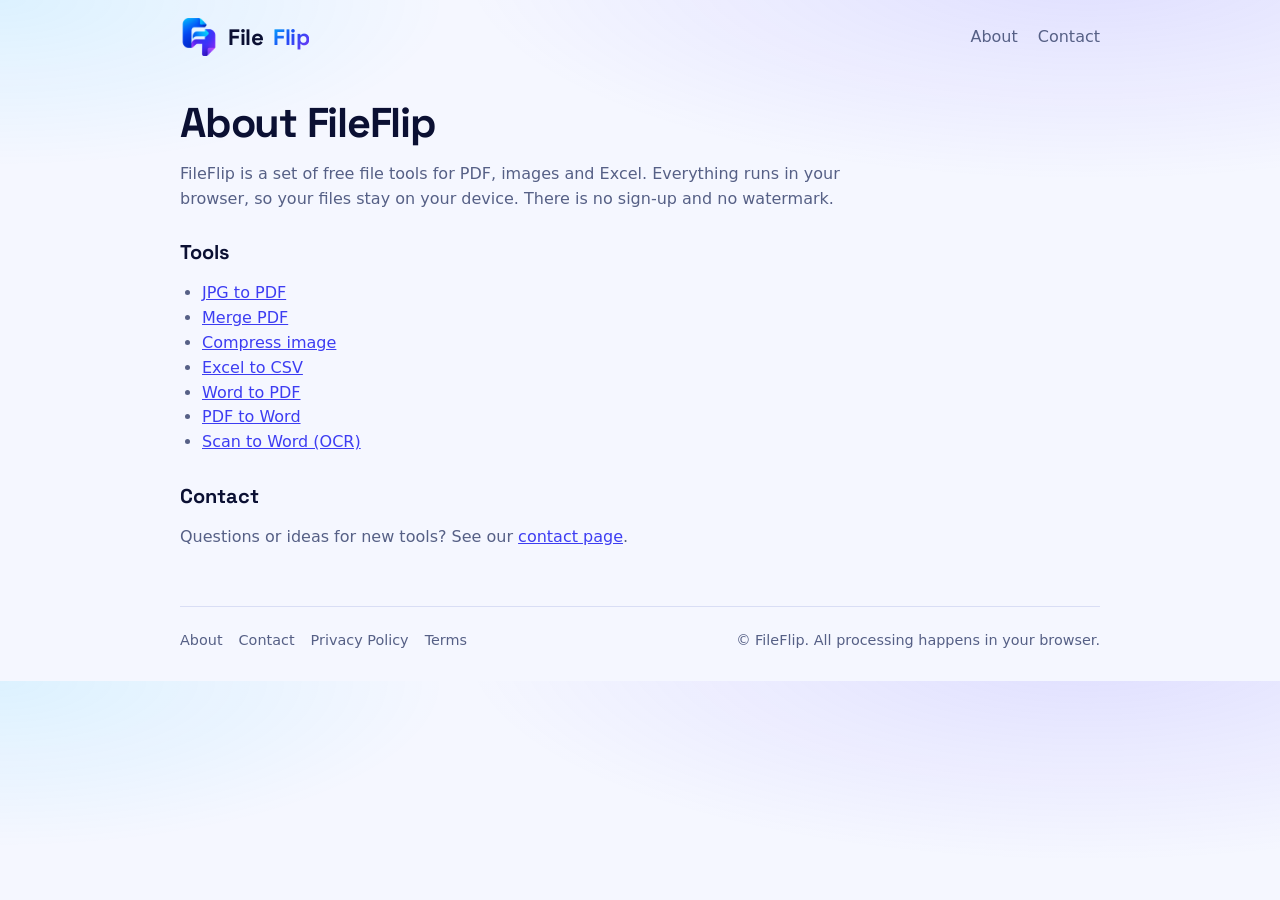
<file: about.html>
<!doctype html>
<html lang="en">
<head>
<meta charset="utf-8">
<meta name="viewport" content="width=device-width, initial-scale=1, viewport-fit=cover">
<title>About FileFlip</title>
<meta name="description" content="FileFlip offers free PDF, image and Excel tools that run in your browser.">
<link rel="canonical" href="https://fileflip.lol/about">
<meta name="theme-color" content="#1D4EF5">
<link rel="icon" type="image/png" href="/favicon.png">
<link rel="apple-touch-icon" href="/logo.png">
<meta property="og:title" content="About FileFlip">
<meta property="og:description" content="FileFlip offers free PDF, image and Excel tools that run in your browser.">
<meta property="og:image" content="https://fileflip.lol/logo.png">
<link rel="preconnect" href="https://fonts.googleapis.com">
<link rel="preconnect" href="https://fonts.gstatic.com" crossorigin>
<link href="https://fonts.googleapis.com/css2?family=Space+Grotesk:wght@500;700&display=swap" rel="stylesheet">
<link rel="stylesheet" href="/style.css">
<!-- ADSENSE-CODE -->
</head>
<body class="">
<div class="wrap">
<header><a class="logo" href="/">File<b>Flip</b></a><nav><a href="/about">About</a><a href="/contact">Contact</a></nav></header>
<main>
<article class="prose"><h1>About FileFlip</h1>
<p>FileFlip is a set of free file tools for PDF, images and Excel. Everything runs in your browser, so your files stay on your device. There is no sign-up and no watermark.</p>
<h2>Tools</h2><ul><li><a href="/jpg-to-pdf">JPG to PDF</a></li><li><a href="/merge-pdf">Merge PDF</a></li><li><a href="/compress-image">Compress image</a></li><li><a href="/excel-to-csv">Excel to CSV</a></li><li><a href="/word-to-pdf">Word to PDF</a></li><li><a href="/pdf-to-word">PDF to Word</a></li><li><a href="/scan-to-word">Scan to Word (OCR)</a></li></ul>
<h2>Contact</h2><p>Questions or ideas for new tools? See our <a href="/contact">contact page</a>.</p></article>
</main>
<footer><div><a href="/about">About</a><a href="/contact">Contact</a><a href="/privacy">Privacy Policy</a><a href="/terms">Terms</a></div><div>© FileFlip. All processing happens in your browser.</div></footer>
</div>

</body>
</html>
</file>
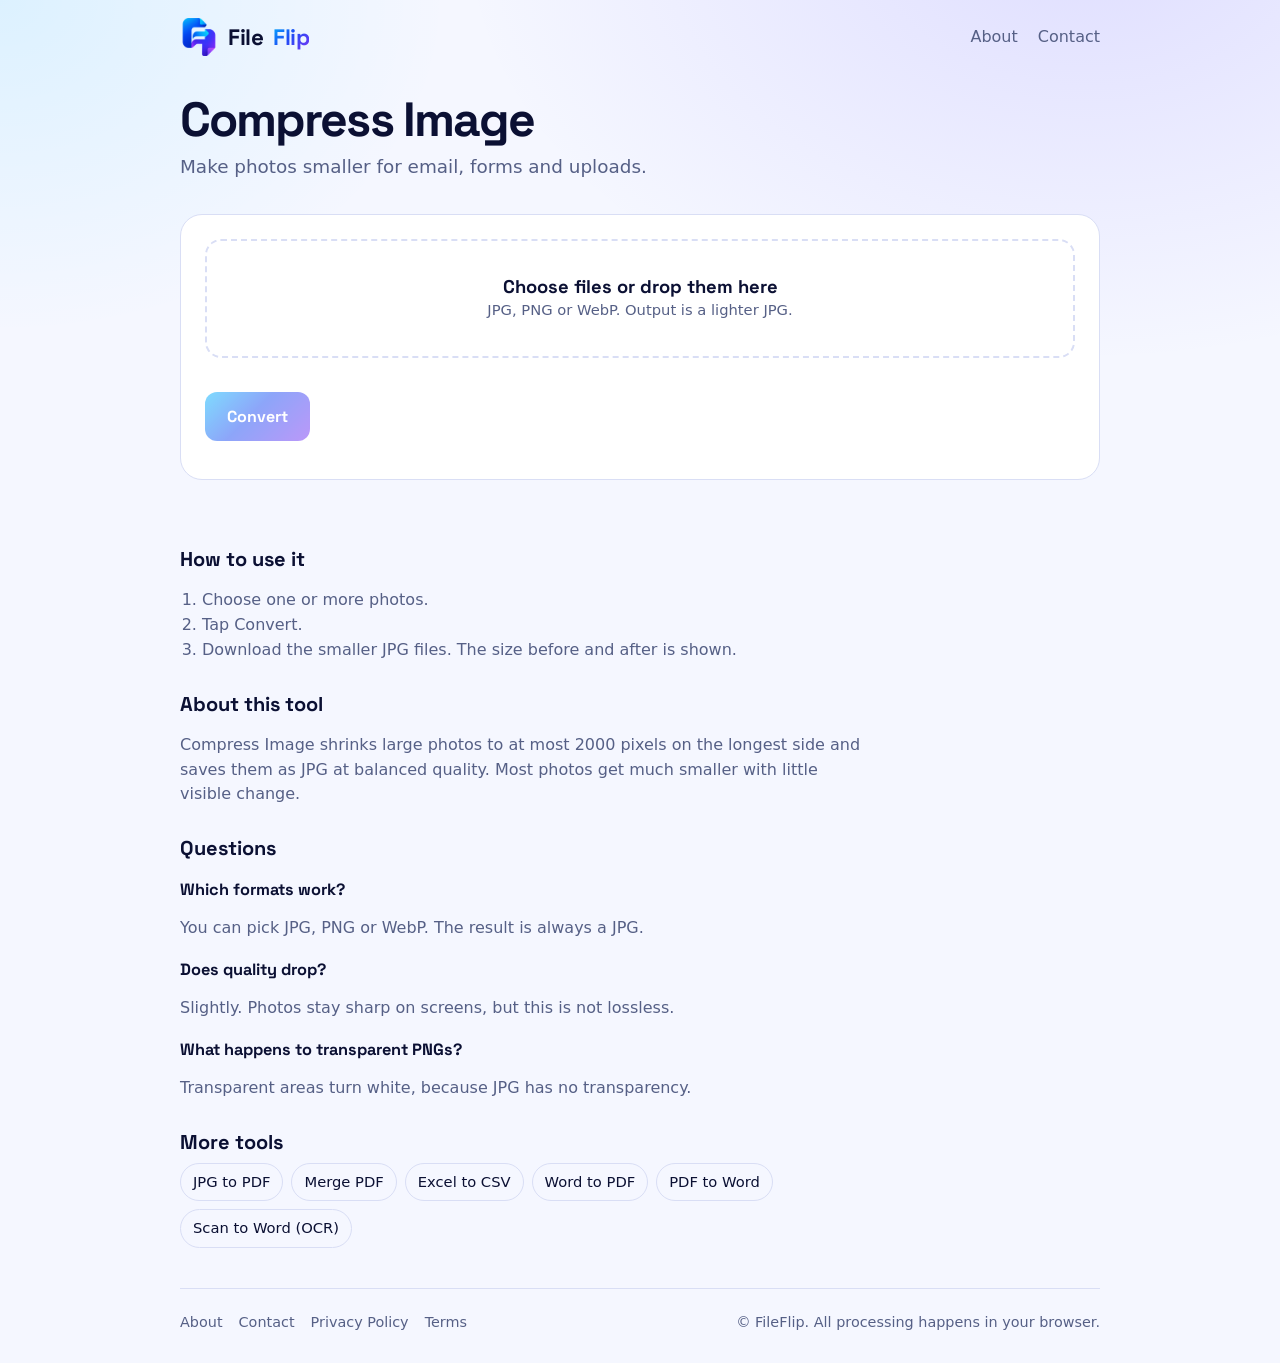
<file: compress-image.html>
<!doctype html>
<html lang="en">
<head>
<meta charset="utf-8">
<meta name="viewport" content="width=device-width, initial-scale=1, viewport-fit=cover">
<title>Compress Image – Reduce Photo Size Free | FileFlip</title>
<meta name="description" content="Make JPG, PNG and WebP photos smaller for email and uploads. Free, private, runs in your browser.">
<link rel="canonical" href="https://fileflip.lol/compress-image">
<meta name="theme-color" content="#1D4EF5">
<link rel="icon" type="image/png" href="/favicon.png">
<link rel="apple-touch-icon" href="/logo.png">
<meta property="og:title" content="Compress Image – Reduce Photo Size Free | FileFlip">
<meta property="og:description" content="Make JPG, PNG and WebP photos smaller for email and uploads. Free, private, runs in your browser.">
<meta property="og:image" content="https://fileflip.lol/logo.png">
<link rel="preconnect" href="https://fonts.googleapis.com">
<link rel="preconnect" href="https://fonts.gstatic.com" crossorigin>
<link href="https://fonts.googleapis.com/css2?family=Space+Grotesk:wght@500;700&display=swap" rel="stylesheet">
<link rel="stylesheet" href="/style.css">
<!-- ADSENSE-CODE -->
</head>
<body class="tool" data-tool="compress">
<div class="wrap">
<header><a class="logo" href="/">File<b>Flip</b></a><nav><a href="/about">About</a><a href="/contact">Contact</a></nav></header>
<main>
<div class="tool"><section class="hero"><h1>Compress Image</h1><p>Make photos smaller for email, forms and uploads.</p></section>
<section id="ws" aria-live="polite"><label class="drop" id="dz"><strong>Choose files or drop them here</strong><span id="hint"></span><input type="file" id="fi"></label><ul id="fl"></ul><button class="btn" id="go" disabled>Convert</button><div id="msg"></div><div id="out"></div></section>
<article class="prose"><h2>How to use it</h2><ol><li>Choose one or more photos.</li><li>Tap Convert.</li><li>Download the smaller JPG files. The size before and after is shown.</li></ol>
<h2>About this tool</h2><p>Compress Image shrinks large photos to at most 2000 pixels on the longest side and saves them as JPG at balanced quality. Most photos get much smaller with little visible change.</p>
<h2>Questions</h2><h3>Which formats work?</h3><p>You can pick JPG, PNG or WebP. The result is always a JPG.</p><h3>Does quality drop?</h3><p>Slightly. Photos stay sharp on screens, but this is not lossless.</p><h3>What happens to transparent PNGs?</h3><p>Transparent areas turn white, because JPG has no transparency.</p>
<h2>More tools</h2><div class="chips"><a href="/jpg-to-pdf">JPG to PDF</a><a href="/merge-pdf">Merge PDF</a><a href="/excel-to-csv">Excel to CSV</a><a href="/word-to-pdf">Word to PDF</a><a href="/pdf-to-word">PDF to Word</a><a href="/scan-to-word">Scan to Word (OCR)</a></div></article></div>
</main>
<footer><div><a href="/about">About</a><a href="/contact">Contact</a><a href="/privacy">Privacy Policy</a><a href="/terms">Terms</a></div><div>© FileFlip. All processing happens in your browser.</div></footer>
</div>
<script src="/app.js"></script>
</body>
</html>
</file>
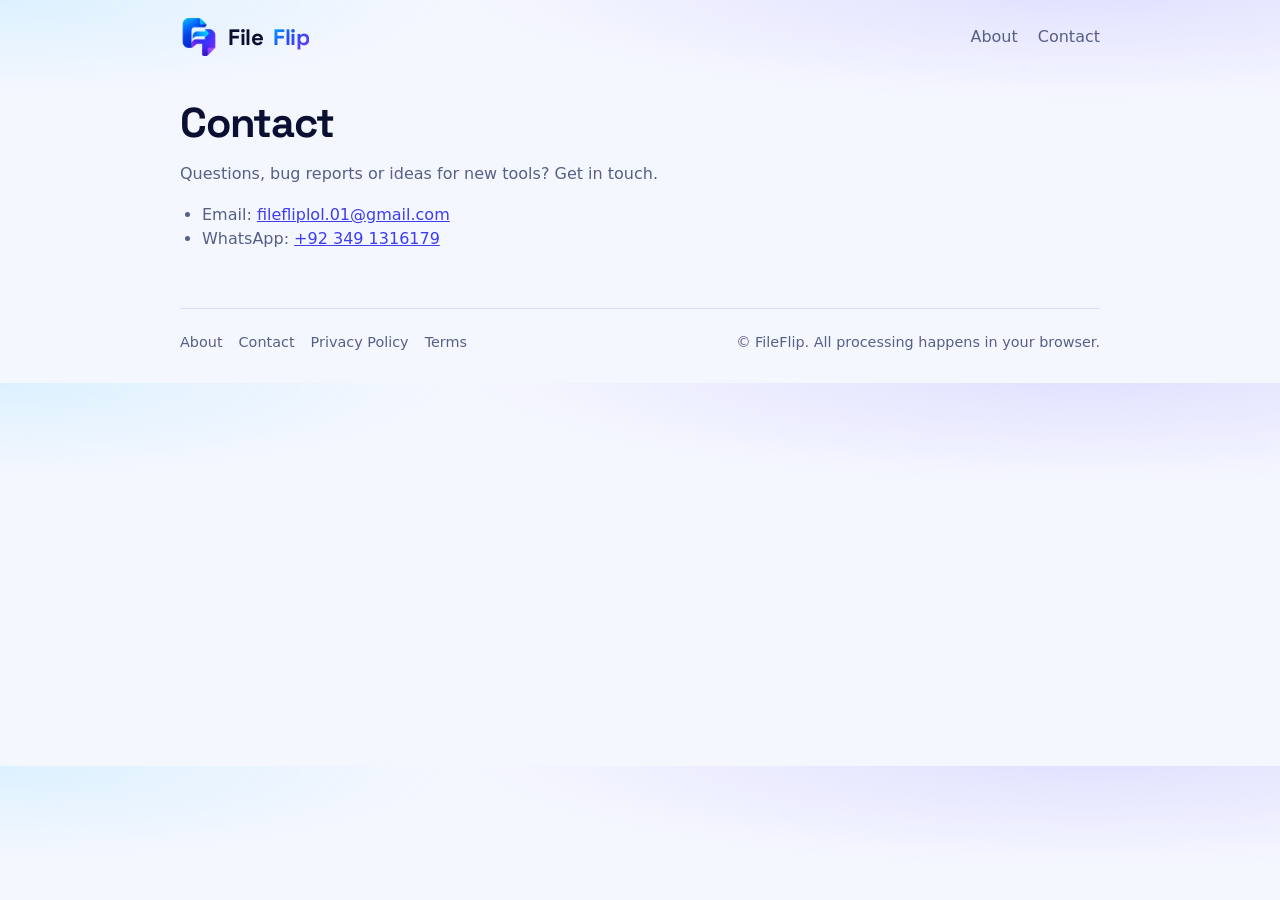
<file: contact.html>
<!doctype html>
<html lang="en">
<head>
<meta charset="utf-8">
<meta name="viewport" content="width=device-width, initial-scale=1, viewport-fit=cover">
<title>Contact FileFlip</title>
<meta name="description" content="Contact FileFlip with questions, bug reports or ideas for new tools.">
<link rel="canonical" href="https://fileflip.lol/contact">
<meta name="theme-color" content="#1D4EF5">
<link rel="icon" type="image/png" href="/favicon.png">
<link rel="apple-touch-icon" href="/logo.png">
<meta property="og:title" content="Contact FileFlip">
<meta property="og:description" content="Contact FileFlip with questions, bug reports or ideas for new tools.">
<meta property="og:image" content="https://fileflip.lol/logo.png">
<link rel="preconnect" href="https://fonts.googleapis.com">
<link rel="preconnect" href="https://fonts.gstatic.com" crossorigin>
<link href="https://fonts.googleapis.com/css2?family=Space+Grotesk:wght@500;700&display=swap" rel="stylesheet">
<link rel="stylesheet" href="/style.css">
<!-- ADSENSE-CODE -->
</head>
<body class="">
<div class="wrap">
<header><a class="logo" href="/">File<b>Flip</b></a><nav><a href="/about">About</a><a href="/contact">Contact</a></nav></header>
<main>
<article class="prose"><h1>Contact</h1>
<p>Questions, bug reports or ideas for new tools? Get in touch.</p>
<ul><li>Email: <a href="mailto:filefliplol.01@gmail.com">filefliplol.01@gmail.com</a></li><li>WhatsApp: <a href="https://wa.me/923491316179" target="_blank" rel="noopener">+92 349 1316179</a></li></ul></article>
</main>
<footer><div><a href="/about">About</a><a href="/contact">Contact</a><a href="/privacy">Privacy Policy</a><a href="/terms">Terms</a></div><div>© FileFlip. All processing happens in your browser.</div></footer>
</div>

</body>
</html>
</file>
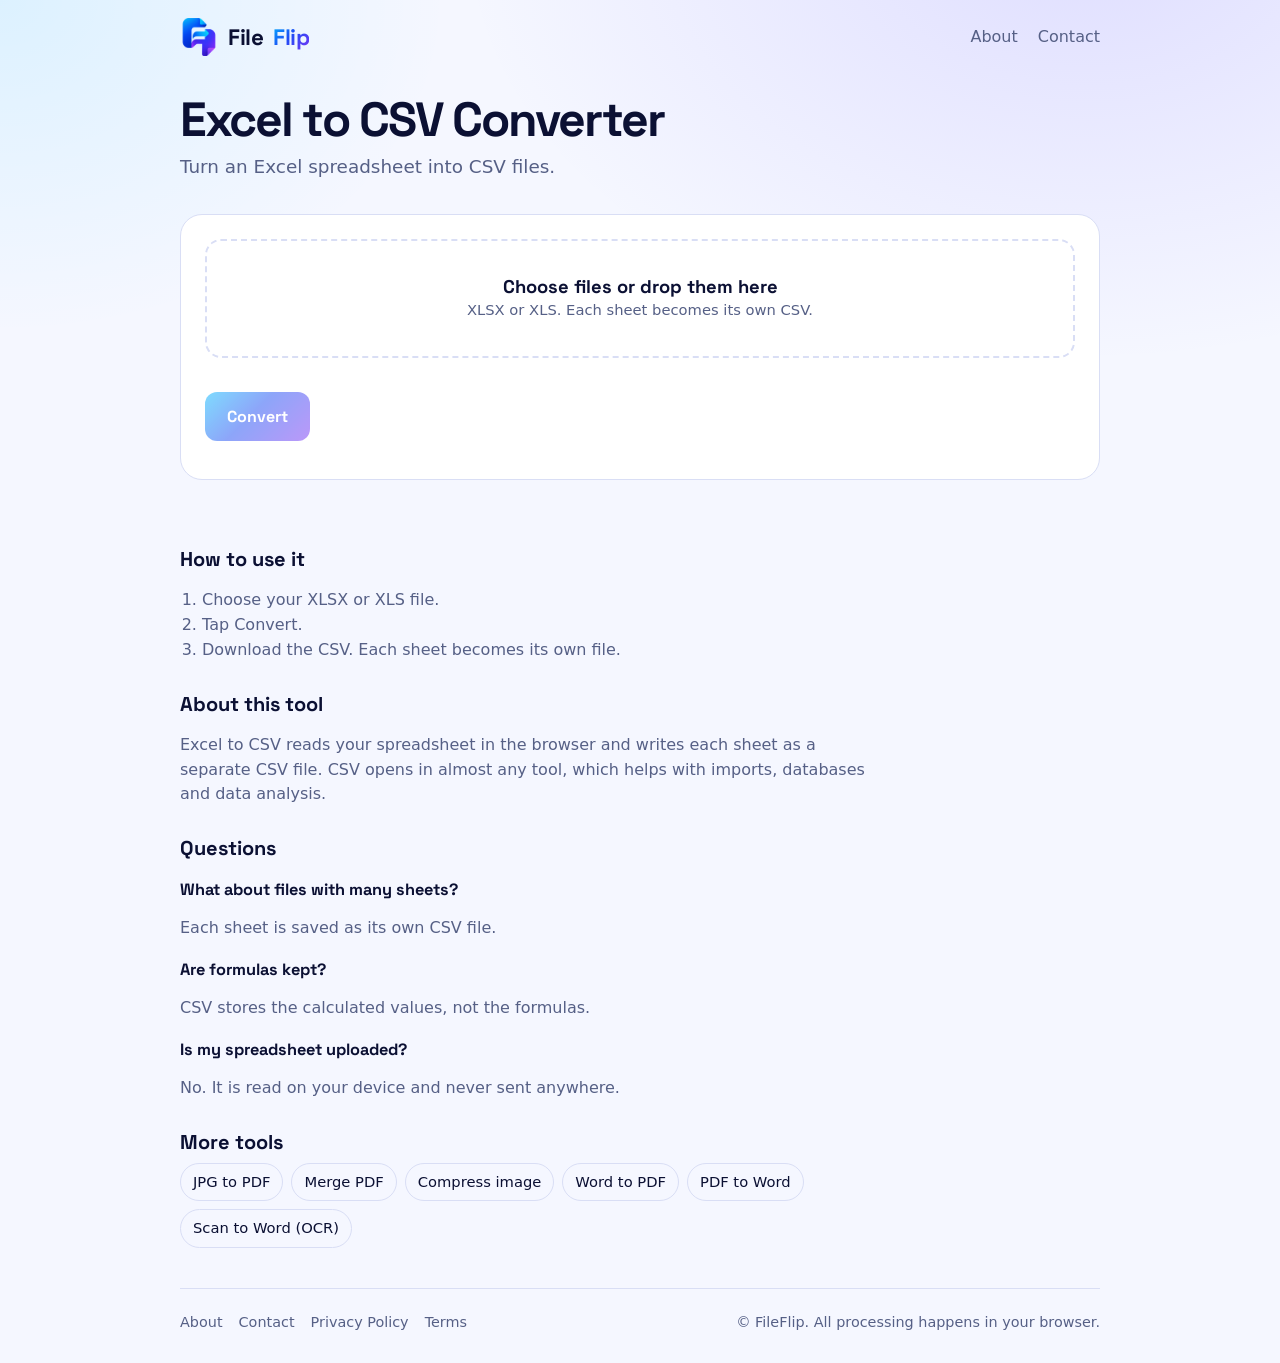
<file: excel-to-csv.html>
<!doctype html>
<html lang="en">
<head>
<meta charset="utf-8">
<meta name="viewport" content="width=device-width, initial-scale=1, viewport-fit=cover">
<title>Excel to CSV Converter – XLSX to CSV Free | FileFlip</title>
<meta name="description" content="Convert Excel XLSX and XLS files to CSV for free. Runs in your browser, nothing is uploaded.">
<link rel="canonical" href="https://fileflip.lol/excel-to-csv">
<meta name="theme-color" content="#1D4EF5">
<link rel="icon" type="image/png" href="/favicon.png">
<link rel="apple-touch-icon" href="/logo.png">
<meta property="og:title" content="Excel to CSV Converter – XLSX to CSV Free | FileFlip">
<meta property="og:description" content="Convert Excel XLSX and XLS files to CSV for free. Runs in your browser, nothing is uploaded.">
<meta property="og:image" content="https://fileflip.lol/logo.png">
<link rel="preconnect" href="https://fonts.googleapis.com">
<link rel="preconnect" href="https://fonts.gstatic.com" crossorigin>
<link href="https://fonts.googleapis.com/css2?family=Space+Grotesk:wght@500;700&display=swap" rel="stylesheet">
<link rel="stylesheet" href="/style.css">
<!-- ADSENSE-CODE -->
</head>
<body class="tool" data-tool="xlsx">
<div class="wrap">
<header><a class="logo" href="/">File<b>Flip</b></a><nav><a href="/about">About</a><a href="/contact">Contact</a></nav></header>
<main>
<div class="tool"><section class="hero"><h1>Excel to CSV Converter</h1><p>Turn an Excel spreadsheet into CSV files.</p></section>
<section id="ws" aria-live="polite"><label class="drop" id="dz"><strong>Choose files or drop them here</strong><span id="hint"></span><input type="file" id="fi"></label><ul id="fl"></ul><button class="btn" id="go" disabled>Convert</button><div id="msg"></div><div id="out"></div></section>
<article class="prose"><h2>How to use it</h2><ol><li>Choose your XLSX or XLS file.</li><li>Tap Convert.</li><li>Download the CSV. Each sheet becomes its own file.</li></ol>
<h2>About this tool</h2><p>Excel to CSV reads your spreadsheet in the browser and writes each sheet as a separate CSV file. CSV opens in almost any tool, which helps with imports, databases and data analysis.</p>
<h2>Questions</h2><h3>What about files with many sheets?</h3><p>Each sheet is saved as its own CSV file.</p><h3>Are formulas kept?</h3><p>CSV stores the calculated values, not the formulas.</p><h3>Is my spreadsheet uploaded?</h3><p>No. It is read on your device and never sent anywhere.</p>
<h2>More tools</h2><div class="chips"><a href="/jpg-to-pdf">JPG to PDF</a><a href="/merge-pdf">Merge PDF</a><a href="/compress-image">Compress image</a><a href="/word-to-pdf">Word to PDF</a><a href="/pdf-to-word">PDF to Word</a><a href="/scan-to-word">Scan to Word (OCR)</a></div></article></div>
</main>
<footer><div><a href="/about">About</a><a href="/contact">Contact</a><a href="/privacy">Privacy Policy</a><a href="/terms">Terms</a></div><div>© FileFlip. All processing happens in your browser.</div></footer>
</div>
<script src="/app.js"></script>
</body>
</html>
</file>
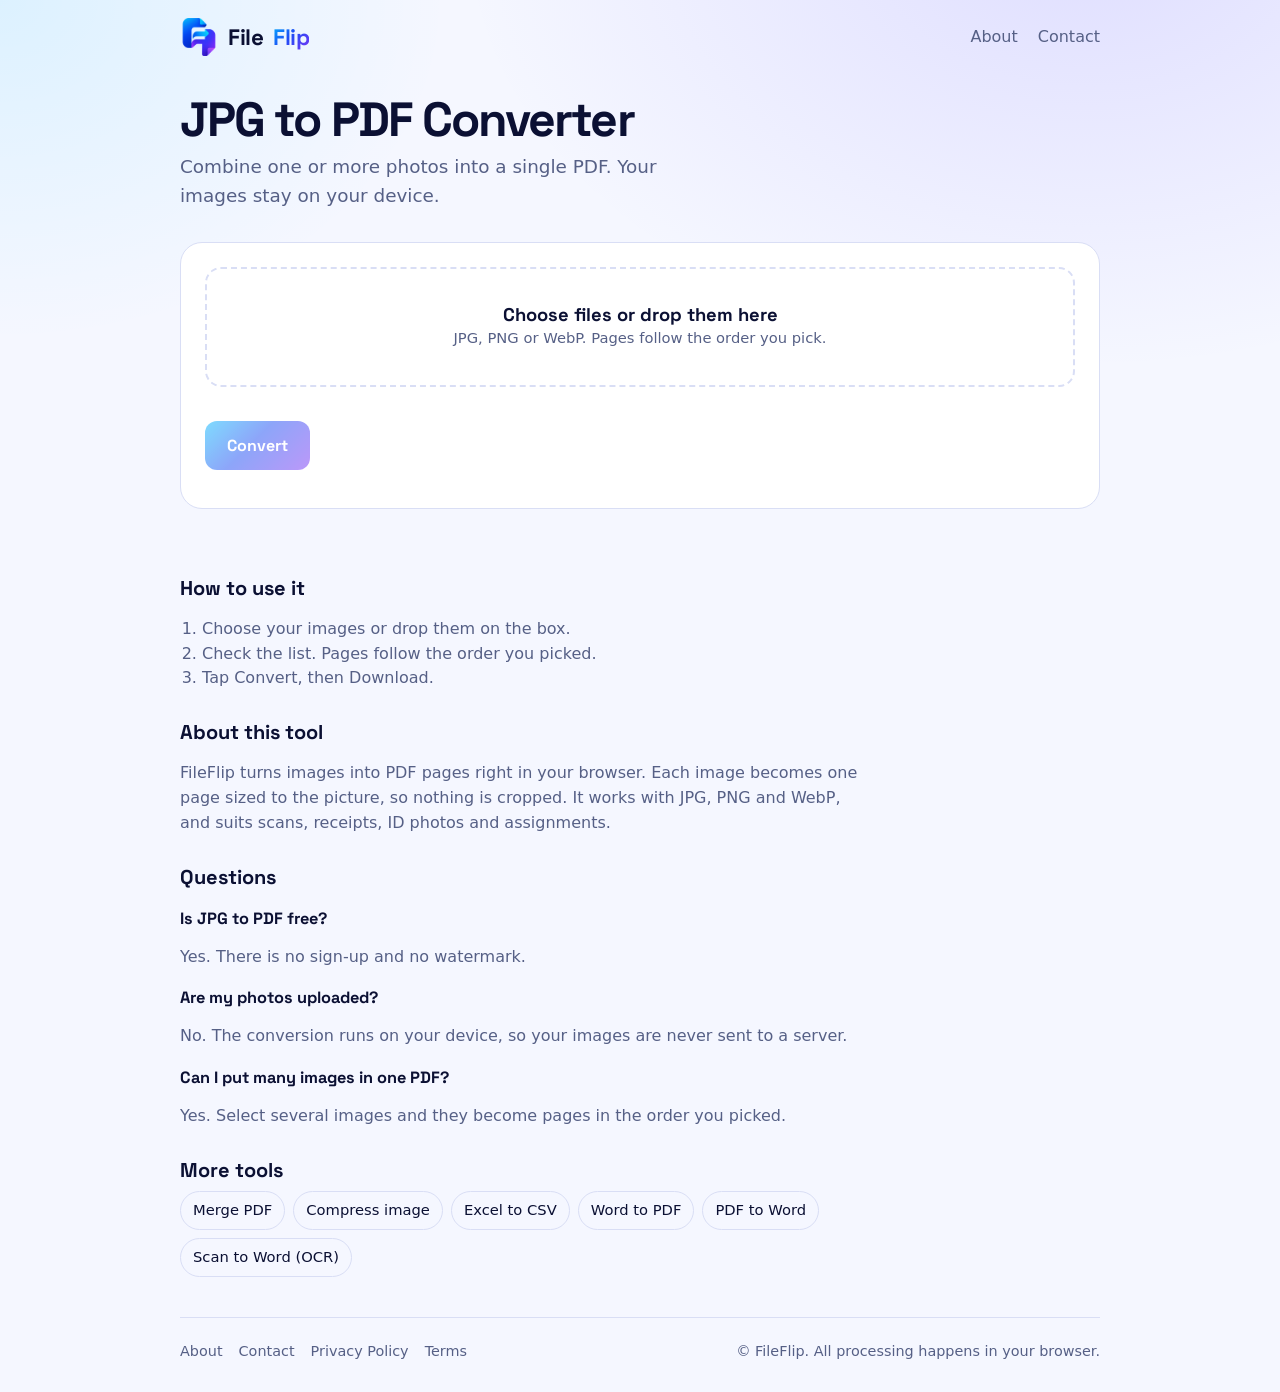
<file: jpg-to-pdf.html>
<!doctype html>
<html lang="en">
<head>
<meta charset="utf-8">
<meta name="viewport" content="width=device-width, initial-scale=1, viewport-fit=cover">
<title>JPG to PDF Converter – Images to PDF Free | FileFlip</title>
<meta name="description" content="Convert JPG, PNG and WebP images into one PDF for free. Runs in your browser, nothing is uploaded.">
<link rel="canonical" href="https://fileflip.lol/jpg-to-pdf">
<meta name="theme-color" content="#1D4EF5">
<link rel="icon" type="image/png" href="/favicon.png">
<link rel="apple-touch-icon" href="/logo.png">
<meta property="og:title" content="JPG to PDF Converter – Images to PDF Free | FileFlip">
<meta property="og:description" content="Convert JPG, PNG and WebP images into one PDF for free. Runs in your browser, nothing is uploaded.">
<meta property="og:image" content="https://fileflip.lol/logo.png">
<link rel="preconnect" href="https://fonts.googleapis.com">
<link rel="preconnect" href="https://fonts.gstatic.com" crossorigin>
<link href="https://fonts.googleapis.com/css2?family=Space+Grotesk:wght@500;700&display=swap" rel="stylesheet">
<link rel="stylesheet" href="/style.css">
<!-- ADSENSE-CODE -->
</head>
<body class="tool" data-tool="jpg2pdf">
<div class="wrap">
<header><a class="logo" href="/">File<b>Flip</b></a><nav><a href="/about">About</a><a href="/contact">Contact</a></nav></header>
<main>
<div class="tool"><section class="hero"><h1>JPG to PDF Converter</h1><p>Combine one or more photos into a single PDF. Your images stay on your device.</p></section>
<section id="ws" aria-live="polite"><label class="drop" id="dz"><strong>Choose files or drop them here</strong><span id="hint"></span><input type="file" id="fi"></label><ul id="fl"></ul><button class="btn" id="go" disabled>Convert</button><div id="msg"></div><div id="out"></div></section>
<article class="prose"><h2>How to use it</h2><ol><li>Choose your images or drop them on the box.</li><li>Check the list. Pages follow the order you picked.</li><li>Tap Convert, then Download.</li></ol>
<h2>About this tool</h2><p>FileFlip turns images into PDF pages right in your browser. Each image becomes one page sized to the picture, so nothing is cropped. It works with JPG, PNG and WebP, and suits scans, receipts, ID photos and assignments.</p>
<h2>Questions</h2><h3>Is JPG to PDF free?</h3><p>Yes. There is no sign-up and no watermark.</p><h3>Are my photos uploaded?</h3><p>No. The conversion runs on your device, so your images are never sent to a server.</p><h3>Can I put many images in one PDF?</h3><p>Yes. Select several images and they become pages in the order you picked.</p>
<h2>More tools</h2><div class="chips"><a href="/merge-pdf">Merge PDF</a><a href="/compress-image">Compress image</a><a href="/excel-to-csv">Excel to CSV</a><a href="/word-to-pdf">Word to PDF</a><a href="/pdf-to-word">PDF to Word</a><a href="/scan-to-word">Scan to Word (OCR)</a></div></article></div>
</main>
<footer><div><a href="/about">About</a><a href="/contact">Contact</a><a href="/privacy">Privacy Policy</a><a href="/terms">Terms</a></div><div>© FileFlip. All processing happens in your browser.</div></footer>
</div>
<script src="/app.js"></script>
</body>
</html>
</file>
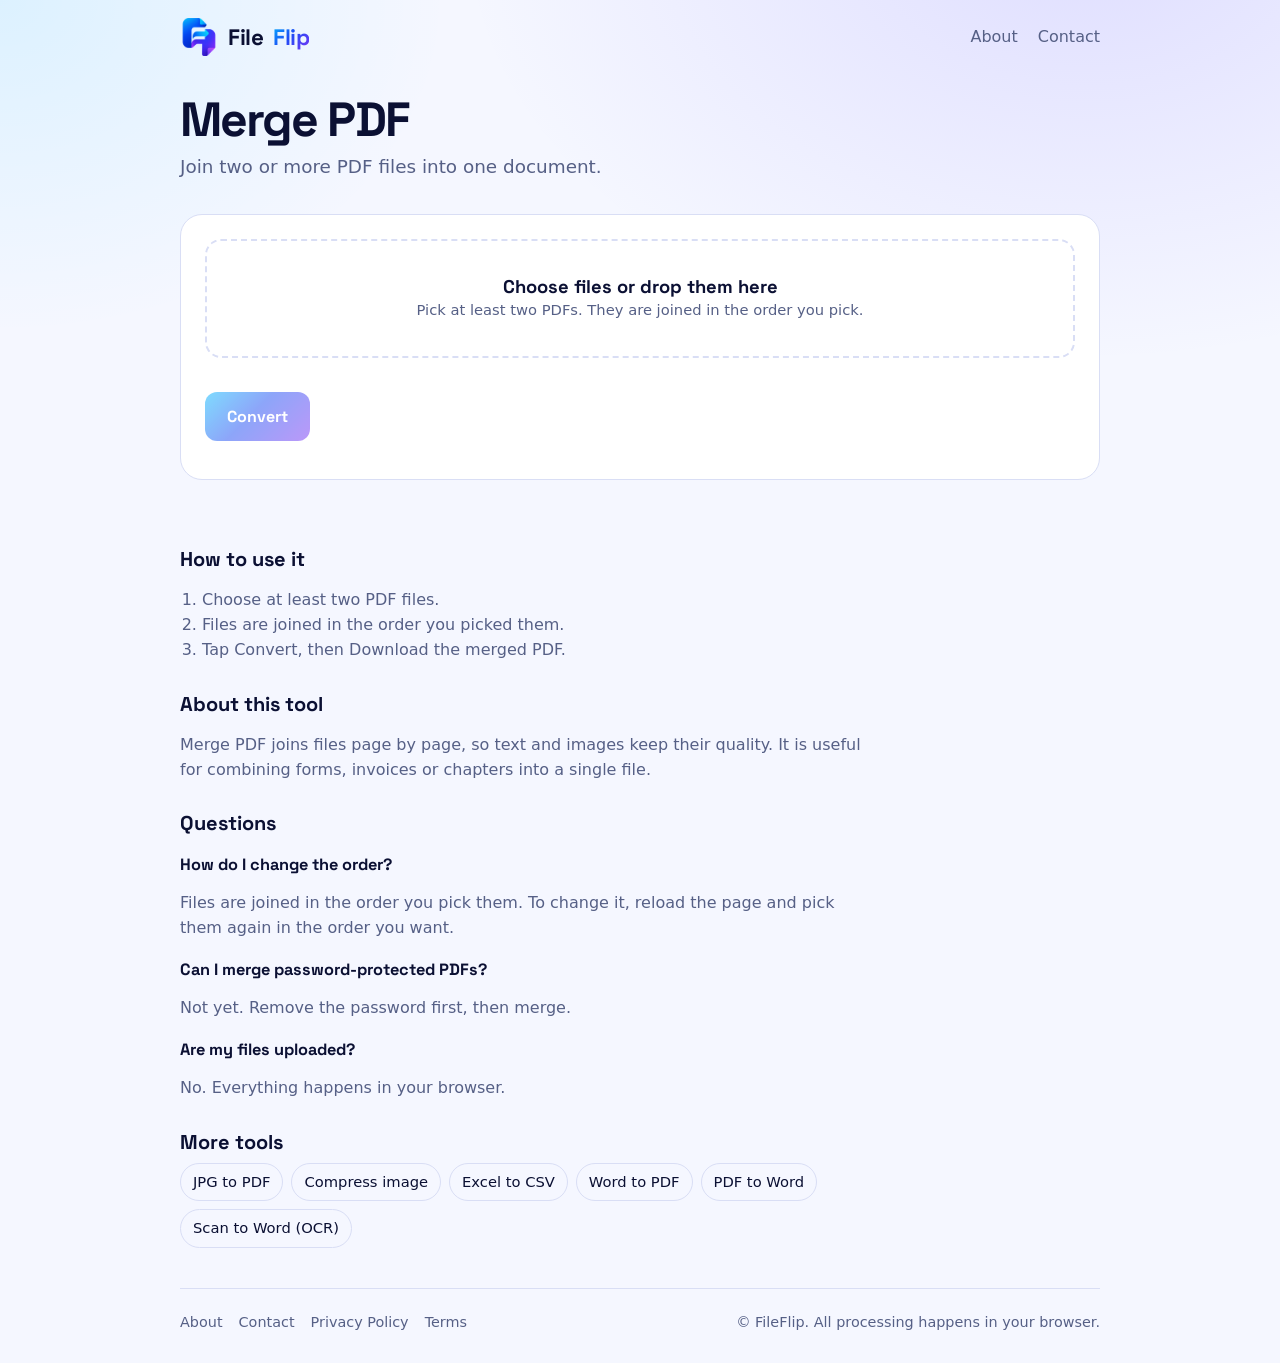
<file: merge-pdf.html>
<!doctype html>
<html lang="en">
<head>
<meta charset="utf-8">
<meta name="viewport" content="width=device-width, initial-scale=1, viewport-fit=cover">
<title>Merge PDF – Combine PDF Files Free | FileFlip</title>
<meta name="description" content="Join several PDF files into one document for free. Runs in your browser, nothing is uploaded.">
<link rel="canonical" href="https://fileflip.lol/merge-pdf">
<meta name="theme-color" content="#1D4EF5">
<link rel="icon" type="image/png" href="/favicon.png">
<link rel="apple-touch-icon" href="/logo.png">
<meta property="og:title" content="Merge PDF – Combine PDF Files Free | FileFlip">
<meta property="og:description" content="Join several PDF files into one document for free. Runs in your browser, nothing is uploaded.">
<meta property="og:image" content="https://fileflip.lol/logo.png">
<link rel="preconnect" href="https://fonts.googleapis.com">
<link rel="preconnect" href="https://fonts.gstatic.com" crossorigin>
<link href="https://fonts.googleapis.com/css2?family=Space+Grotesk:wght@500;700&display=swap" rel="stylesheet">
<link rel="stylesheet" href="/style.css">
<!-- ADSENSE-CODE -->
</head>
<body class="tool" data-tool="merge">
<div class="wrap">
<header><a class="logo" href="/">File<b>Flip</b></a><nav><a href="/about">About</a><a href="/contact">Contact</a></nav></header>
<main>
<div class="tool"><section class="hero"><h1>Merge PDF</h1><p>Join two or more PDF files into one document.</p></section>
<section id="ws" aria-live="polite"><label class="drop" id="dz"><strong>Choose files or drop them here</strong><span id="hint"></span><input type="file" id="fi"></label><ul id="fl"></ul><button class="btn" id="go" disabled>Convert</button><div id="msg"></div><div id="out"></div></section>
<article class="prose"><h2>How to use it</h2><ol><li>Choose at least two PDF files.</li><li>Files are joined in the order you picked them.</li><li>Tap Convert, then Download the merged PDF.</li></ol>
<h2>About this tool</h2><p>Merge PDF joins files page by page, so text and images keep their quality. It is useful for combining forms, invoices or chapters into a single file.</p>
<h2>Questions</h2><h3>How do I change the order?</h3><p>Files are joined in the order you pick them. To change it, reload the page and pick them again in the order you want.</p><h3>Can I merge password-protected PDFs?</h3><p>Not yet. Remove the password first, then merge.</p><h3>Are my files uploaded?</h3><p>No. Everything happens in your browser.</p>
<h2>More tools</h2><div class="chips"><a href="/jpg-to-pdf">JPG to PDF</a><a href="/compress-image">Compress image</a><a href="/excel-to-csv">Excel to CSV</a><a href="/word-to-pdf">Word to PDF</a><a href="/pdf-to-word">PDF to Word</a><a href="/scan-to-word">Scan to Word (OCR)</a></div></article></div>
</main>
<footer><div><a href="/about">About</a><a href="/contact">Contact</a><a href="/privacy">Privacy Policy</a><a href="/terms">Terms</a></div><div>© FileFlip. All processing happens in your browser.</div></footer>
</div>
<script src="/app.js"></script>
</body>
</html>
</file>
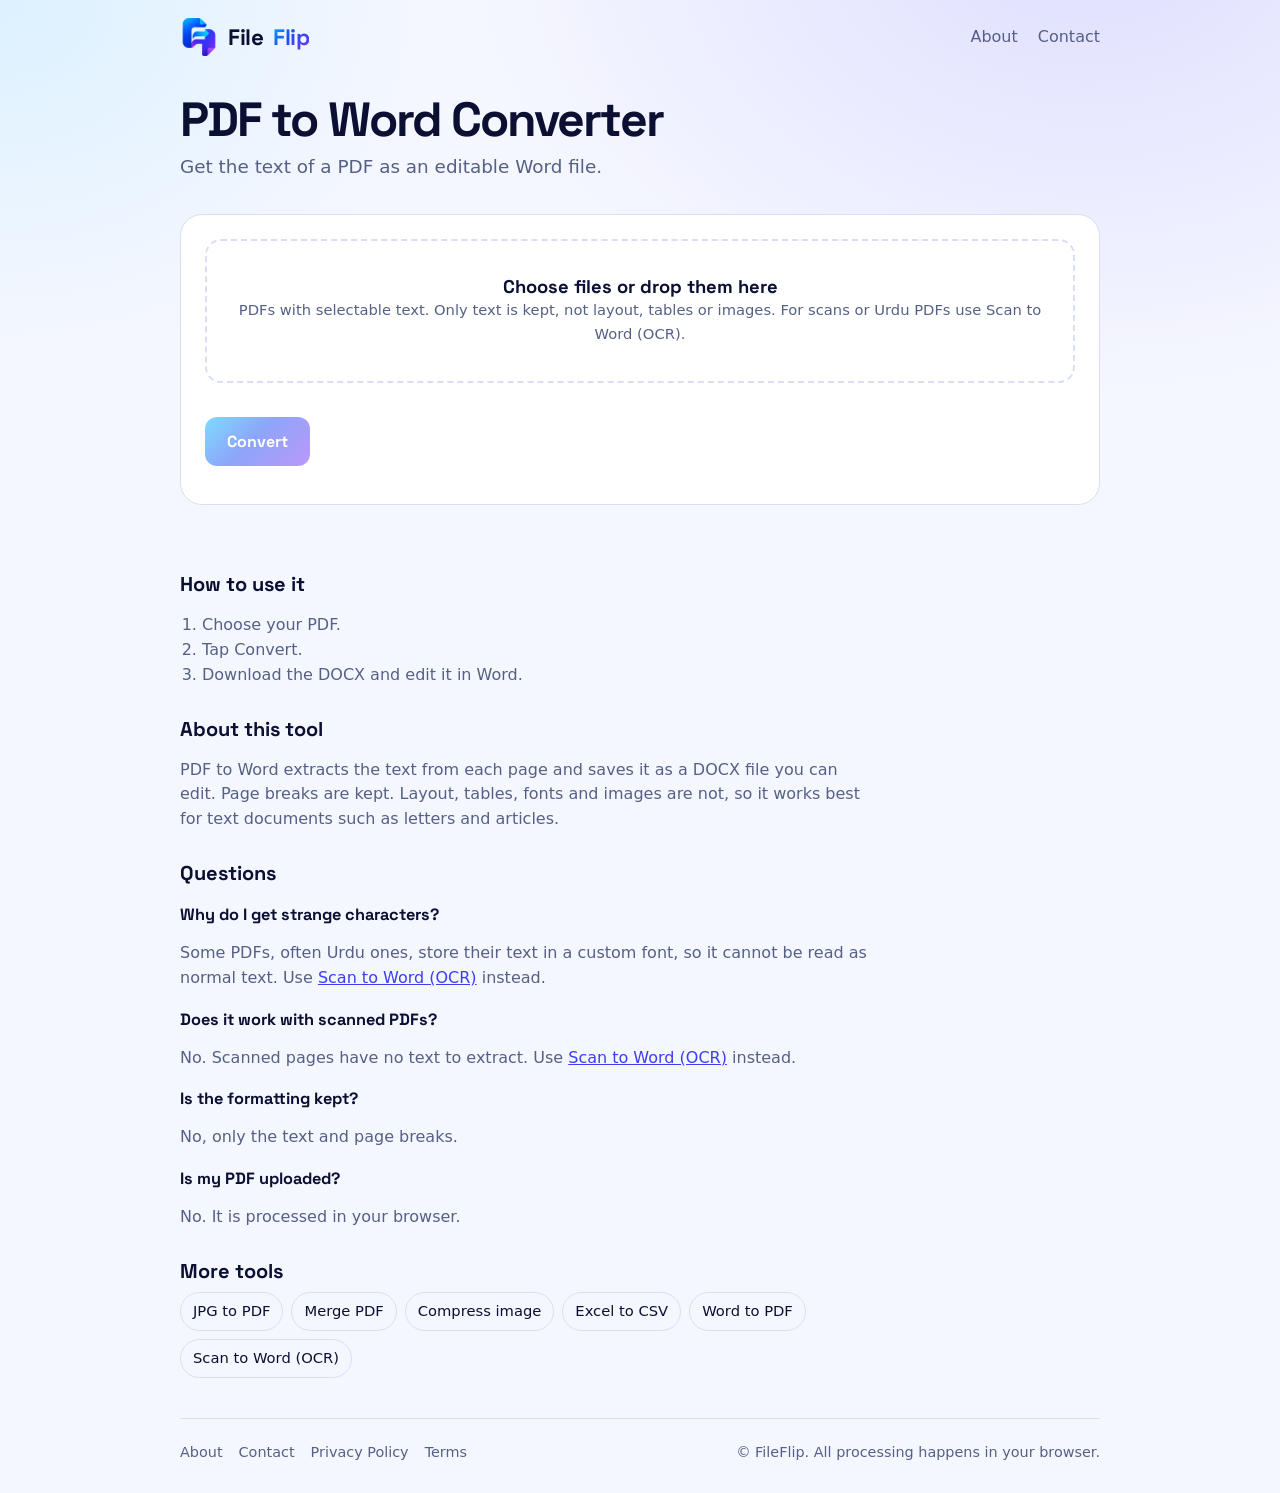
<file: pdf-to-word.html>
<!doctype html>
<html lang="en">
<head>
<meta charset="utf-8">
<meta name="viewport" content="width=device-width, initial-scale=1, viewport-fit=cover">
<title>PDF to Word – Convert PDF to DOCX Free | FileFlip</title>
<meta name="description" content="Extract the text of a PDF into an editable Word file for free. Runs in your browser, nothing is uploaded.">
<link rel="canonical" href="https://fileflip.lol/pdf-to-word">
<meta name="theme-color" content="#1D4EF5">
<link rel="icon" type="image/png" href="/favicon.png">
<link rel="apple-touch-icon" href="/logo.png">
<meta property="og:title" content="PDF to Word – Convert PDF to DOCX Free | FileFlip">
<meta property="og:description" content="Extract the text of a PDF into an editable Word file for free. Runs in your browser, nothing is uploaded.">
<meta property="og:image" content="https://fileflip.lol/logo.png">
<link rel="preconnect" href="https://fonts.googleapis.com">
<link rel="preconnect" href="https://fonts.gstatic.com" crossorigin>
<link href="https://fonts.googleapis.com/css2?family=Space+Grotesk:wght@500;700&display=swap" rel="stylesheet">
<link rel="stylesheet" href="/style.css">
<!-- ADSENSE-CODE -->
</head>
<body class="tool" data-tool="pdf2word">
<div class="wrap">
<header><a class="logo" href="/">File<b>Flip</b></a><nav><a href="/about">About</a><a href="/contact">Contact</a></nav></header>
<main>
<div class="tool"><section class="hero"><h1>PDF to Word Converter</h1><p>Get the text of a PDF as an editable Word file.</p></section>
<section id="ws" aria-live="polite"><label class="drop" id="dz"><strong>Choose files or drop them here</strong><span id="hint"></span><input type="file" id="fi"></label><ul id="fl"></ul><button class="btn" id="go" disabled>Convert</button><div id="msg"></div><div id="out"></div></section>
<article class="prose"><h2>How to use it</h2><ol><li>Choose your PDF.</li><li>Tap Convert.</li><li>Download the DOCX and edit it in Word.</li></ol>
<h2>About this tool</h2><p>PDF to Word extracts the text from each page and saves it as a DOCX file you can edit. Page breaks are kept. Layout, tables, fonts and images are not, so it works best for text documents such as letters and articles.</p>
<h2>Questions</h2><h3>Why do I get strange characters?</h3><p>Some PDFs, often Urdu ones, store their text in a custom font, so it cannot be read as normal text. Use <a href="/scan-to-word">Scan to Word (OCR)</a> instead.</p><h3>Does it work with scanned PDFs?</h3><p>No. Scanned pages have no text to extract. Use <a href="/scan-to-word">Scan to Word (OCR)</a> instead.</p><h3>Is the formatting kept?</h3><p>No, only the text and page breaks.</p><h3>Is my PDF uploaded?</h3><p>No. It is processed in your browser.</p>
<h2>More tools</h2><div class="chips"><a href="/jpg-to-pdf">JPG to PDF</a><a href="/merge-pdf">Merge PDF</a><a href="/compress-image">Compress image</a><a href="/excel-to-csv">Excel to CSV</a><a href="/word-to-pdf">Word to PDF</a><a href="/scan-to-word">Scan to Word (OCR)</a></div></article></div>
</main>
<footer><div><a href="/about">About</a><a href="/contact">Contact</a><a href="/privacy">Privacy Policy</a><a href="/terms">Terms</a></div><div>© FileFlip. All processing happens in your browser.</div></footer>
</div>
<script src="/app.js"></script>
</body>
</html>
</file>
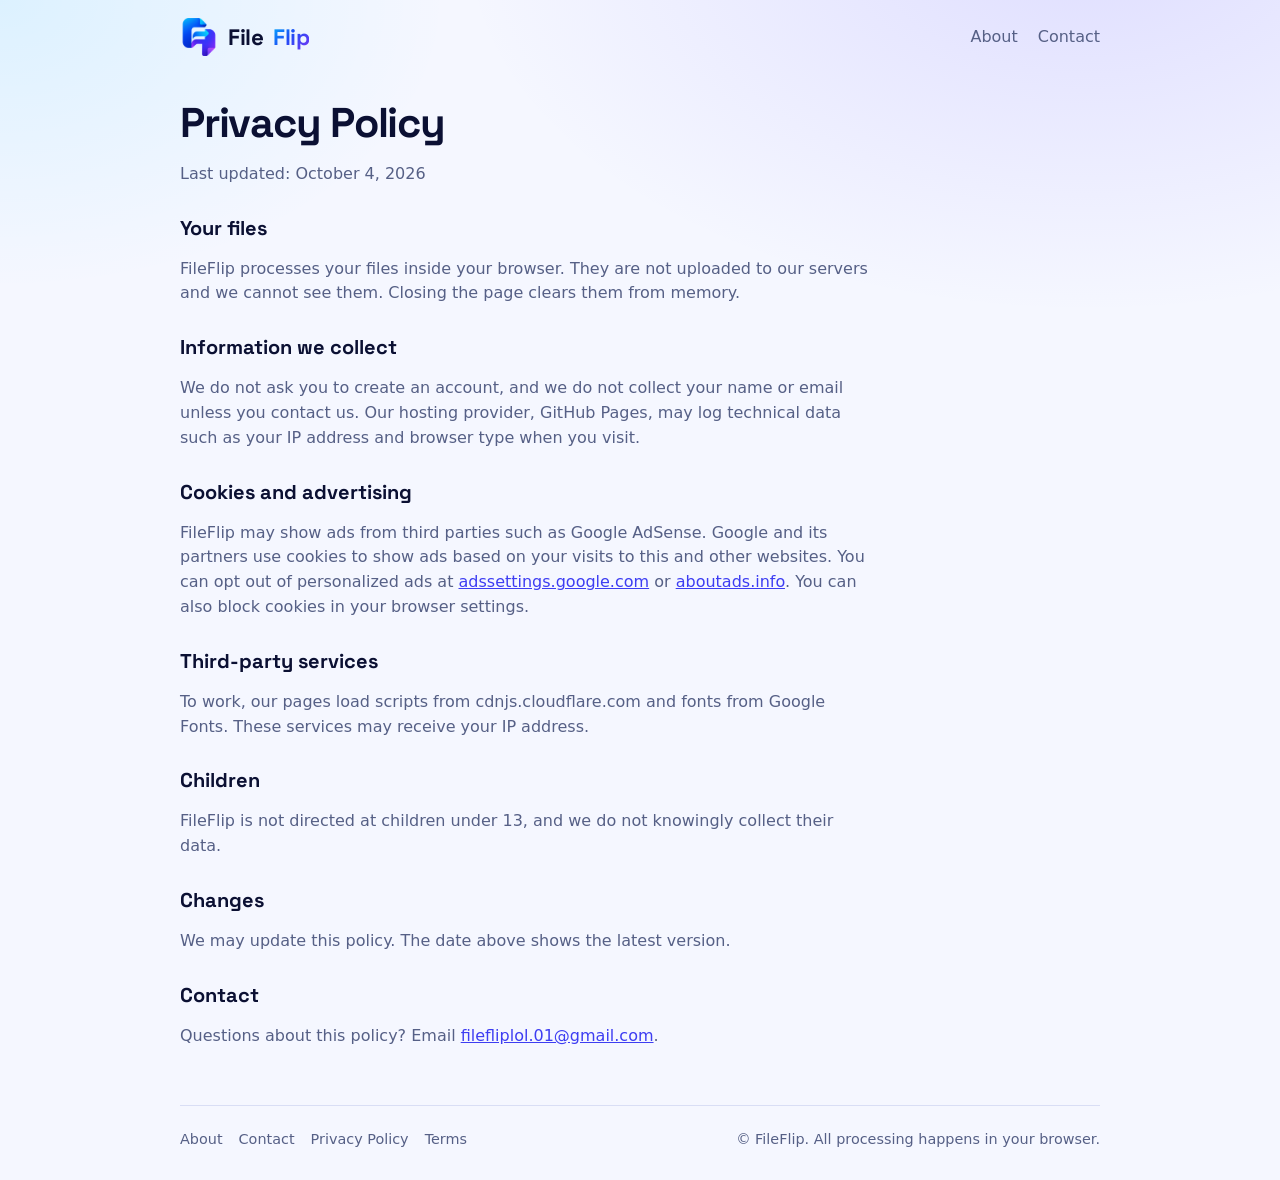
<file: privacy.html>
<!doctype html>
<html lang="en">
<head>
<meta charset="utf-8">
<meta name="viewport" content="width=device-width, initial-scale=1, viewport-fit=cover">
<title>Privacy Policy | FileFlip</title>
<meta name="description" content="How FileFlip handles your files, cookies and advertising.">
<link rel="canonical" href="https://fileflip.lol/privacy">
<meta name="theme-color" content="#1D4EF5">
<link rel="icon" type="image/png" href="/favicon.png">
<link rel="apple-touch-icon" href="/logo.png">
<meta property="og:title" content="Privacy Policy | FileFlip">
<meta property="og:description" content="How FileFlip handles your files, cookies and advertising.">
<meta property="og:image" content="https://fileflip.lol/logo.png">
<link rel="preconnect" href="https://fonts.googleapis.com">
<link rel="preconnect" href="https://fonts.gstatic.com" crossorigin>
<link href="https://fonts.googleapis.com/css2?family=Space+Grotesk:wght@500;700&display=swap" rel="stylesheet">
<link rel="stylesheet" href="/style.css">
<!-- ADSENSE-CODE -->
</head>
<body class="">
<div class="wrap">
<header><a class="logo" href="/">File<b>Flip</b></a><nav><a href="/about">About</a><a href="/contact">Contact</a></nav></header>
<main>
<article class="prose"><h1>Privacy Policy</h1><p>Last updated: October 4, 2026</p>
<h2>Your files</h2><p>FileFlip processes your files inside your browser. They are not uploaded to our servers and we cannot see them. Closing the page clears them from memory.</p>
<h2>Information we collect</h2><p>We do not ask you to create an account, and we do not collect your name or email unless you contact us. Our hosting provider, GitHub Pages, may log technical data such as your IP address and browser type when you visit.</p>
<h2>Cookies and advertising</h2><p>FileFlip may show ads from third parties such as Google AdSense. Google and its partners use cookies to show ads based on your visits to this and other websites. You can opt out of personalized ads at <a href="https://adssettings.google.com">adssettings.google.com</a> or <a href="https://www.aboutads.info">aboutads.info</a>. You can also block cookies in your browser settings.</p>
<h2>Third-party services</h2><p>To work, our pages load scripts from cdnjs.cloudflare.com and fonts from Google Fonts. These services may receive your IP address.</p>
<h2>Children</h2><p>FileFlip is not directed at children under 13, and we do not knowingly collect their data.</p>
<h2>Changes</h2><p>We may update this policy. The date above shows the latest version.</p>
<h2>Contact</h2><p>Questions about this policy? Email <a href="mailto:filefliplol.01@gmail.com">filefliplol.01@gmail.com</a>.</p></article>
</main>
<footer><div><a href="/about">About</a><a href="/contact">Contact</a><a href="/privacy">Privacy Policy</a><a href="/terms">Terms</a></div><div>© FileFlip. All processing happens in your browser.</div></footer>
</div>

</body>
</html>
</file>
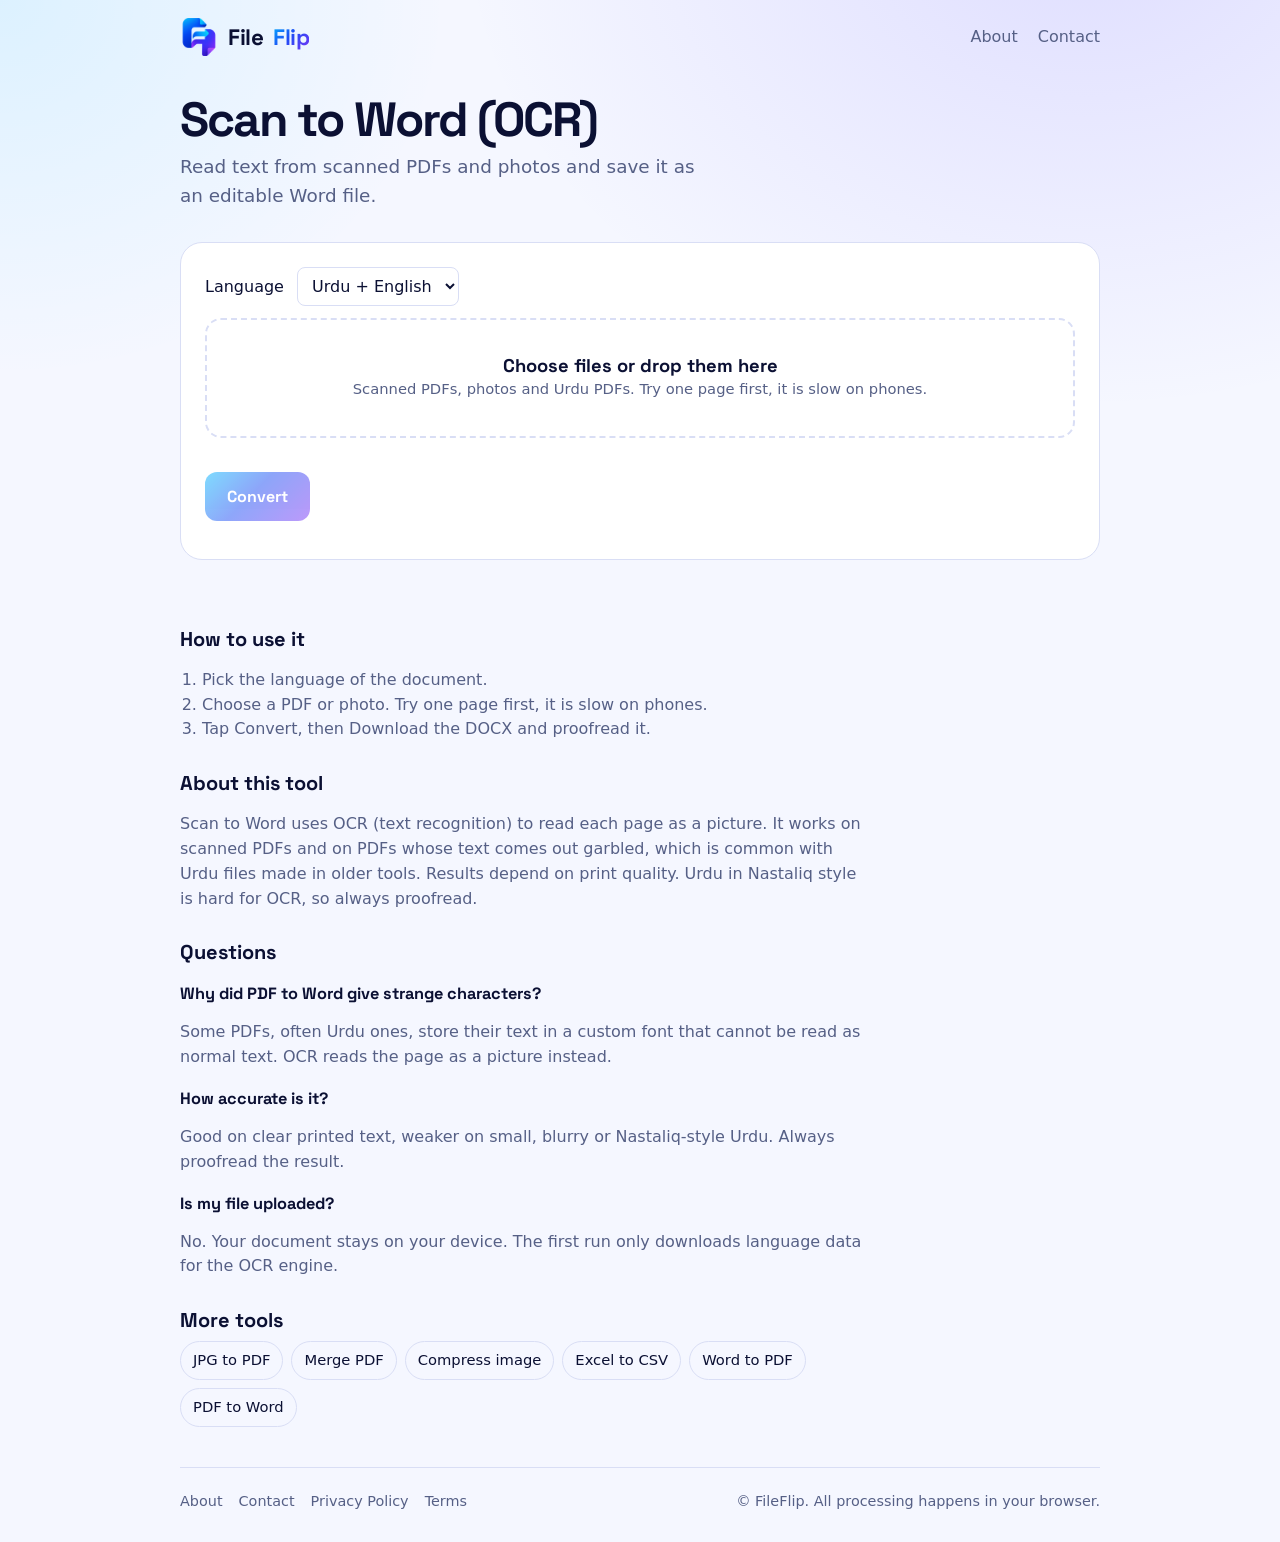
<file: scan-to-word.html>
<!doctype html>
<html lang="en">
<head>
<meta charset="utf-8">
<meta name="viewport" content="width=device-width, initial-scale=1, viewport-fit=cover">
<title>Scan to Word – OCR for Urdu, English and Arabic | FileFlip</title>
<meta name="description" content="Read text from scanned PDFs and photos and save it as a Word file. Supports Urdu, English and Arabic. Runs in your browser.">
<link rel="canonical" href="https://fileflip.lol/scan-to-word">
<meta name="theme-color" content="#1D4EF5">
<link rel="icon" type="image/png" href="/favicon.png">
<link rel="apple-touch-icon" href="/logo.png">
<meta property="og:title" content="Scan to Word – OCR for Urdu, English and Arabic | FileFlip">
<meta property="og:description" content="Read text from scanned PDFs and photos and save it as a Word file. Supports Urdu, English and Arabic. Runs in your browser.">
<meta property="og:image" content="https://fileflip.lol/logo.png">
<link rel="preconnect" href="https://fonts.googleapis.com">
<link rel="preconnect" href="https://fonts.gstatic.com" crossorigin>
<link href="https://fonts.googleapis.com/css2?family=Space+Grotesk:wght@500;700&display=swap" rel="stylesheet">
<link rel="stylesheet" href="/style.css">
<!-- ADSENSE-CODE -->
</head>
<body class="tool" data-tool="ocr">
<div class="wrap">
<header><a class="logo" href="/">File<b>Flip</b></a><nav><a href="/about">About</a><a href="/contact">Contact</a></nav></header>
<main>
<div class="tool"><section class="hero"><h1>Scan to Word (OCR)</h1><p>Read text from scanned PDFs and photos and save it as an editable Word file.</p></section>
<section id="ws" aria-live="polite"><label class="drop" id="dz"><strong>Choose files or drop them here</strong><span id="hint"></span><input type="file" id="fi"></label><ul id="fl"></ul><button class="btn" id="go" disabled>Convert</button><div id="msg"></div><div id="out"></div></section>
<article class="prose"><h2>How to use it</h2><ol><li>Pick the language of the document.</li><li>Choose a PDF or photo. Try one page first, it is slow on phones.</li><li>Tap Convert, then Download the DOCX and proofread it.</li></ol>
<h2>About this tool</h2><p>Scan to Word uses OCR (text recognition) to read each page as a picture. It works on scanned PDFs and on PDFs whose text comes out garbled, which is common with Urdu files made in older tools. Results depend on print quality. Urdu in Nastaliq style is hard for OCR, so always proofread.</p>
<h2>Questions</h2><h3>Why did PDF to Word give strange characters?</h3><p>Some PDFs, often Urdu ones, store their text in a custom font that cannot be read as normal text. OCR reads the page as a picture instead.</p><h3>How accurate is it?</h3><p>Good on clear printed text, weaker on small, blurry or Nastaliq-style Urdu. Always proofread the result.</p><h3>Is my file uploaded?</h3><p>No. Your document stays on your device. The first run only downloads language data for the OCR engine.</p>
<h2>More tools</h2><div class="chips"><a href="/jpg-to-pdf">JPG to PDF</a><a href="/merge-pdf">Merge PDF</a><a href="/compress-image">Compress image</a><a href="/excel-to-csv">Excel to CSV</a><a href="/word-to-pdf">Word to PDF</a><a href="/pdf-to-word">PDF to Word</a></div></article></div>
</main>
<footer><div><a href="/about">About</a><a href="/contact">Contact</a><a href="/privacy">Privacy Policy</a><a href="/terms">Terms</a></div><div>© FileFlip. All processing happens in your browser.</div></footer>
</div>
<script src="/app.js"></script>
</body>
</html>
</file>
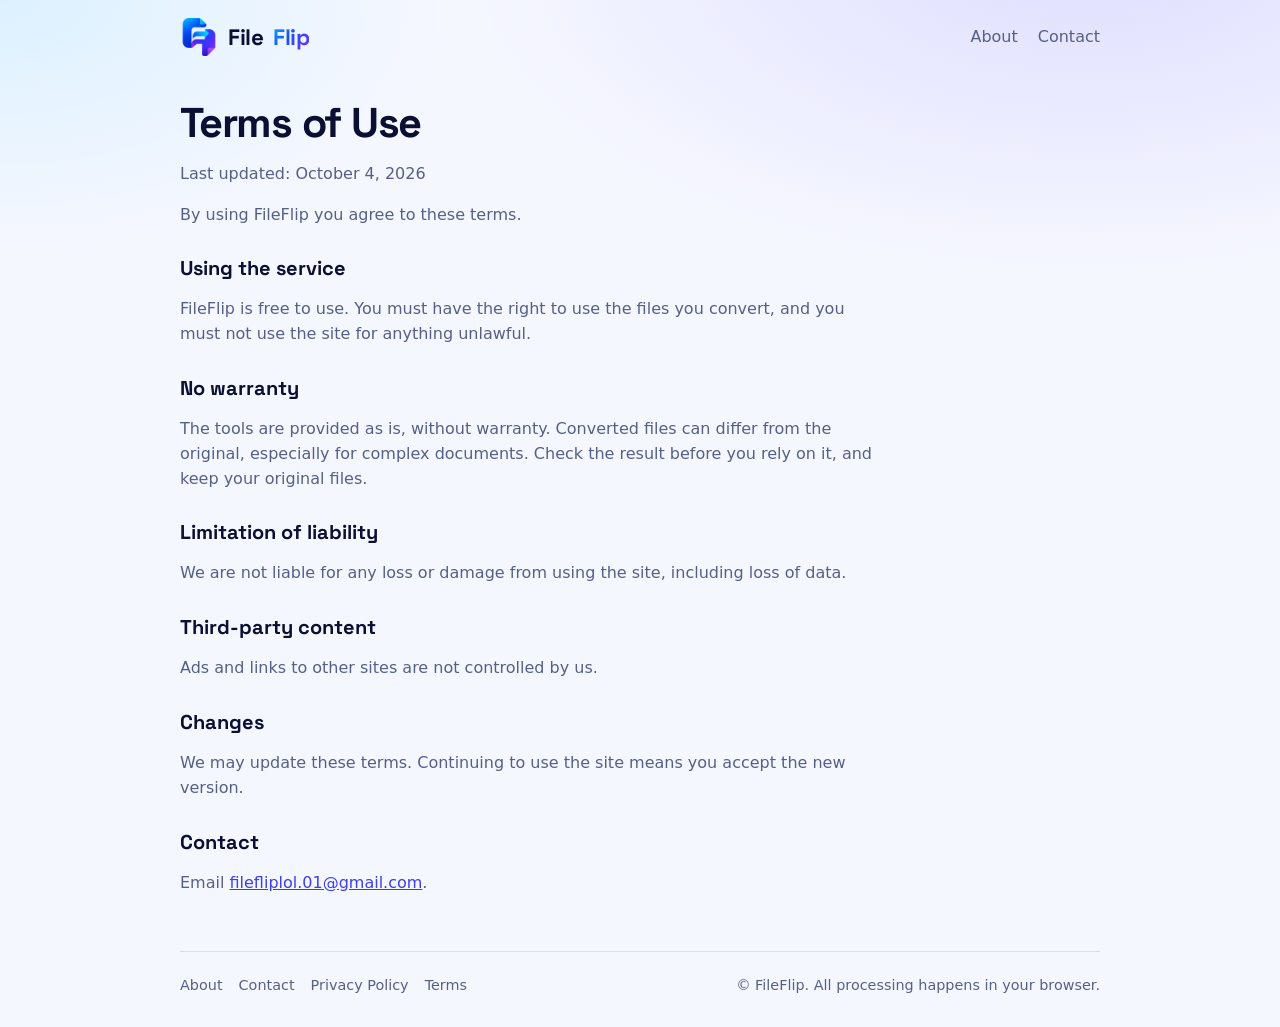
<file: terms.html>
<!doctype html>
<html lang="en">
<head>
<meta charset="utf-8">
<meta name="viewport" content="width=device-width, initial-scale=1, viewport-fit=cover">
<title>Terms of Use | FileFlip</title>
<meta name="description" content="The terms for using FileFlip.">
<link rel="canonical" href="https://fileflip.lol/terms">
<meta name="theme-color" content="#1D4EF5">
<link rel="icon" type="image/png" href="/favicon.png">
<link rel="apple-touch-icon" href="/logo.png">
<meta property="og:title" content="Terms of Use | FileFlip">
<meta property="og:description" content="The terms for using FileFlip.">
<meta property="og:image" content="https://fileflip.lol/logo.png">
<link rel="preconnect" href="https://fonts.googleapis.com">
<link rel="preconnect" href="https://fonts.gstatic.com" crossorigin>
<link href="https://fonts.googleapis.com/css2?family=Space+Grotesk:wght@500;700&display=swap" rel="stylesheet">
<link rel="stylesheet" href="/style.css">
<!-- ADSENSE-CODE -->
</head>
<body class="">
<div class="wrap">
<header><a class="logo" href="/">File<b>Flip</b></a><nav><a href="/about">About</a><a href="/contact">Contact</a></nav></header>
<main>
<article class="prose"><h1>Terms of Use</h1><p>Last updated: October 4, 2026</p>
<p>By using FileFlip you agree to these terms.</p>
<h2>Using the service</h2><p>FileFlip is free to use. You must have the right to use the files you convert, and you must not use the site for anything unlawful.</p>
<h2>No warranty</h2><p>The tools are provided as is, without warranty. Converted files can differ from the original, especially for complex documents. Check the result before you rely on it, and keep your original files.</p>
<h2>Limitation of liability</h2><p>We are not liable for any loss or damage from using the site, including loss of data.</p>
<h2>Third-party content</h2><p>Ads and links to other sites are not controlled by us.</p>
<h2>Changes</h2><p>We may update these terms. Continuing to use the site means you accept the new version.</p>
<h2>Contact</h2><p>Email <a href="mailto:filefliplol.01@gmail.com">filefliplol.01@gmail.com</a>.</p></article>
</main>
<footer><div><a href="/about">About</a><a href="/contact">Contact</a><a href="/privacy">Privacy Policy</a><a href="/terms">Terms</a></div><div>© FileFlip. All processing happens in your browser.</div></footer>
</div>

</body>
</html>
</file>
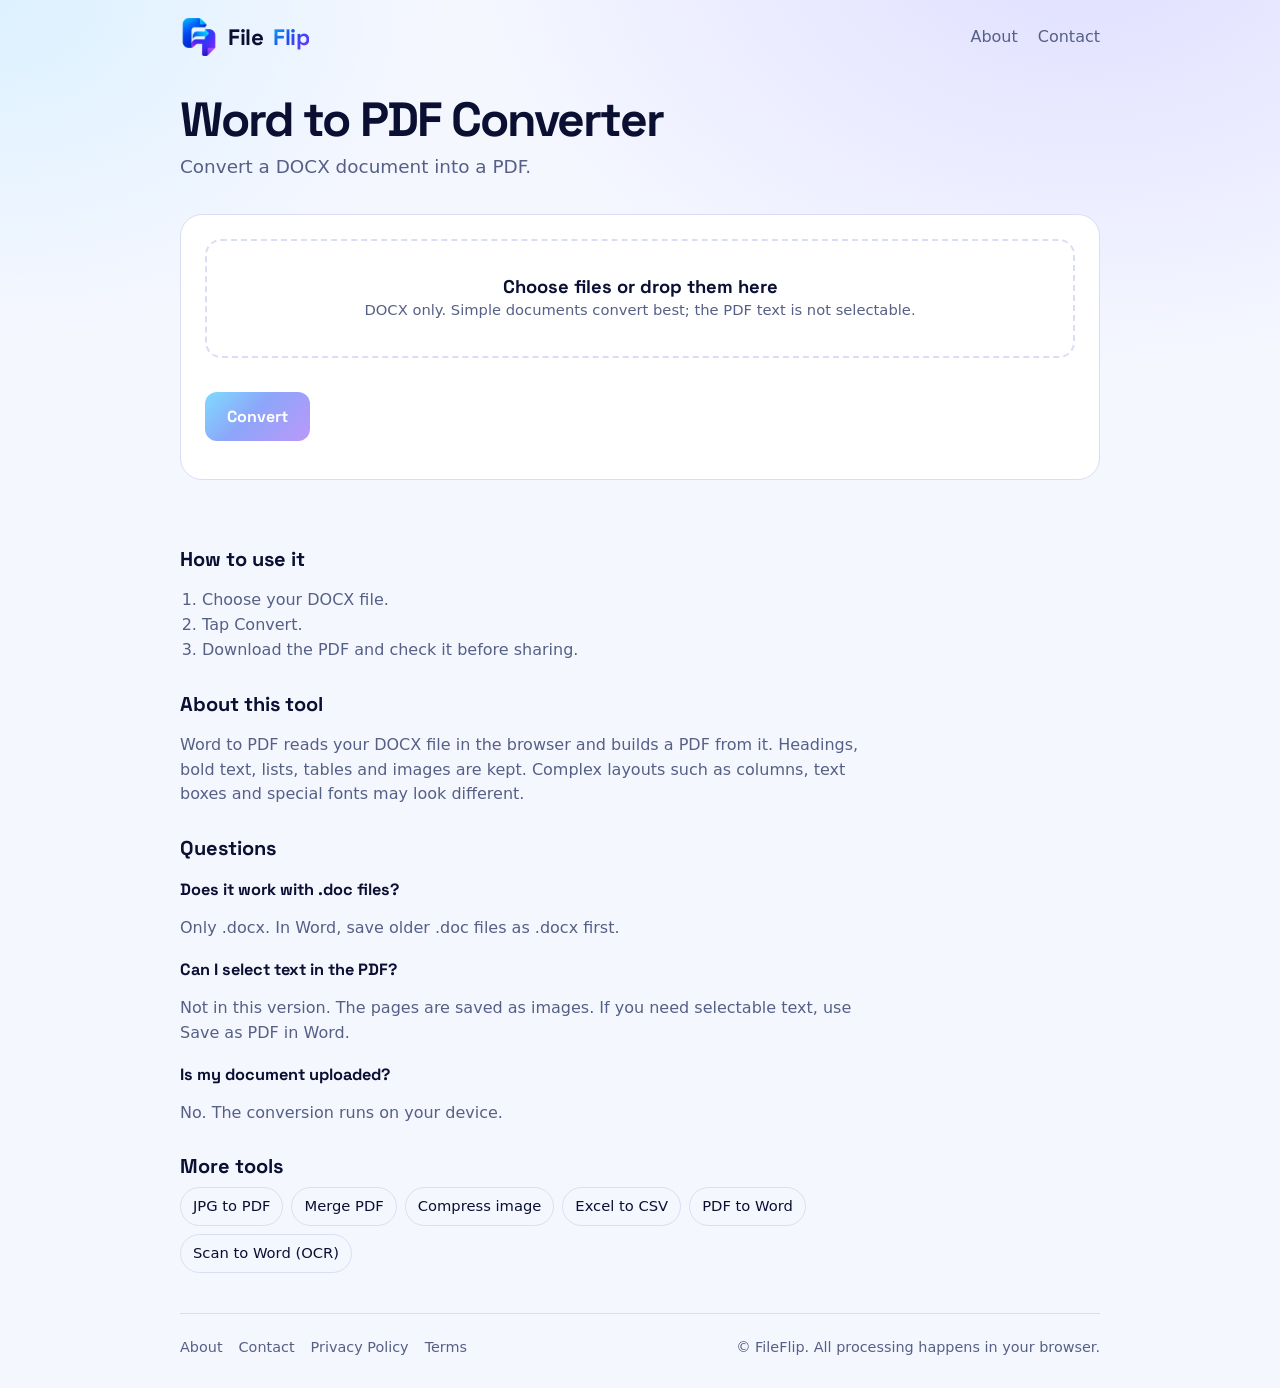
<file: word-to-pdf.html>
<!doctype html>
<html lang="en">
<head>
<meta charset="utf-8">
<meta name="viewport" content="width=device-width, initial-scale=1, viewport-fit=cover">
<title>Word to PDF – Convert DOCX to PDF Free | FileFlip</title>
<meta name="description" content="Convert Word DOCX files to PDF for free. Runs in your browser, nothing is uploaded.">
<link rel="canonical" href="https://fileflip.lol/word-to-pdf">
<meta name="theme-color" content="#1D4EF5">
<link rel="icon" type="image/png" href="/favicon.png">
<link rel="apple-touch-icon" href="/logo.png">
<meta property="og:title" content="Word to PDF – Convert DOCX to PDF Free | FileFlip">
<meta property="og:description" content="Convert Word DOCX files to PDF for free. Runs in your browser, nothing is uploaded.">
<meta property="og:image" content="https://fileflip.lol/logo.png">
<link rel="preconnect" href="https://fonts.googleapis.com">
<link rel="preconnect" href="https://fonts.gstatic.com" crossorigin>
<link href="https://fonts.googleapis.com/css2?family=Space+Grotesk:wght@500;700&display=swap" rel="stylesheet">
<link rel="stylesheet" href="/style.css">
<!-- ADSENSE-CODE -->
</head>
<body class="tool" data-tool="word2pdf">
<div class="wrap">
<header><a class="logo" href="/">File<b>Flip</b></a><nav><a href="/about">About</a><a href="/contact">Contact</a></nav></header>
<main>
<div class="tool"><section class="hero"><h1>Word to PDF Converter</h1><p>Convert a DOCX document into a PDF.</p></section>
<section id="ws" aria-live="polite"><label class="drop" id="dz"><strong>Choose files or drop them here</strong><span id="hint"></span><input type="file" id="fi"></label><ul id="fl"></ul><button class="btn" id="go" disabled>Convert</button><div id="msg"></div><div id="out"></div></section>
<article class="prose"><h2>How to use it</h2><ol><li>Choose your DOCX file.</li><li>Tap Convert.</li><li>Download the PDF and check it before sharing.</li></ol>
<h2>About this tool</h2><p>Word to PDF reads your DOCX file in the browser and builds a PDF from it. Headings, bold text, lists, tables and images are kept. Complex layouts such as columns, text boxes and special fonts may look different.</p>
<h2>Questions</h2><h3>Does it work with .doc files?</h3><p>Only .docx. In Word, save older .doc files as .docx first.</p><h3>Can I select text in the PDF?</h3><p>Not in this version. The pages are saved as images. If you need selectable text, use Save as PDF in Word.</p><h3>Is my document uploaded?</h3><p>No. The conversion runs on your device.</p>
<h2>More tools</h2><div class="chips"><a href="/jpg-to-pdf">JPG to PDF</a><a href="/merge-pdf">Merge PDF</a><a href="/compress-image">Compress image</a><a href="/excel-to-csv">Excel to CSV</a><a href="/pdf-to-word">PDF to Word</a><a href="/scan-to-word">Scan to Word (OCR)</a></div></article></div>
</main>
<footer><div><a href="/about">About</a><a href="/contact">Contact</a><a href="/privacy">Privacy Policy</a><a href="/terms">Terms</a></div><div>© FileFlip. All processing happens in your browser.</div></footer>
</div>
<script src="/app.js"></script>
</body>
</html>
</file>
<file: style.css>
:root{--paper:#F5F7FF;--ink:#0B1033;--card:#fff;--line:#D9DEF5;--mute:#566086;--blue:#3D3DF2;--sun:#00D4FF;--on-blue:#fff;--grad:linear-gradient(135deg,#00B8FF 0%,#1D4EF5 45%,#7A33F5 100%);
--head:"Space Grotesk",system-ui,-apple-system,"Segoe UI",sans-serif;--body:system-ui,-apple-system,"Segoe UI",Roboto,sans-serif}
@media(prefers-color-scheme:dark){:root{--paper:#080C26;--ink:#F3F5FF;--card:#121842;--line:#2A3170;--mute:#A3AAD6;--blue:#8F9BFF;--on-blue:#fff}}
*{box-sizing:border-box}
html{scroll-behavior:smooth}
body{margin:0;background:radial-gradient(70% 45% at 85% -5%,rgba(90,70,255,.14),transparent 70%),radial-gradient(50% 35% at 0% 0%,rgba(0,190,255,.10),transparent 70%),var(--paper);color:var(--ink);font:16px/1.55 var(--body);padding:env(safe-area-inset-top,0) env(safe-area-inset-right,0) env(safe-area-inset-bottom,0) env(safe-area-inset-left,0)}
a{color:inherit}
:focus-visible{outline:3px solid var(--blue);outline-offset:3px}
.wrap{max-width:960px;margin:0 auto;padding:0 20px}
header{display:flex;justify-content:space-between;align-items:center;padding:18px 0}
.logo{display:flex;align-items:center;gap:10px;font:700 1.4rem var(--head);text-decoration:none;letter-spacing:-.02em}.logo:before{content:"";width:38px;height:38px;background:url([data-uri]) center/contain no-repeat}
.logo b{background:var(--grad);-webkit-background-clip:text;background-clip:text;color:transparent}
nav a{margin-left:20px;text-decoration:none;color:var(--mute);font-weight:500}
nav a:hover{color:var(--ink)}
.hero{padding:44px 0 28px}
.hero h1{font:700 clamp(2.6rem,10vw,5.2rem)/.98 var(--head);letter-spacing:-.04em;margin:0 0 18px;max-width:11ch}
.hero p{font-size:1.15rem;color:var(--mute);max-width:46ch;margin:0}
.grid{display:grid;grid-template-columns:repeat(auto-fit,minmax(210px,1fr));gap:14px;margin:30px 0}
.tile{all:unset;box-sizing:border-box;cursor:pointer;background:var(--card);border:1.5px solid var(--line);border-radius:14px;padding:18px;display:flex;flex-direction:column;gap:14px;transition:border-color .15s}
.tile:hover,.tile[aria-pressed=true]{border-color:var(--blue)}
.tile:focus-visible{outline:3px solid var(--blue);outline-offset:3px}
.fmt{display:flex;align-items:center;gap:8px;font:700 .95rem var(--head)}
.fmt span{padding:5px 10px;border-radius:8px;border:1.5px solid var(--line)}
.fmt span:last-child{background:var(--grad);color:#fff;border-color:transparent}
.fmt i{font-style:normal;color:var(--blue);font-size:1.2rem}
.tile h2{font:700 1.1rem var(--head);margin:0}
.tile p{margin:0;color:var(--mute);font-size:.92rem}
#ws{background:var(--card);border:1.5px solid var(--line);border-radius:22px;padding:24px;margin-bottom:36px}
#ws[hidden]{display:none}
#ws h2{font:700 1.5rem var(--head);margin:0 0 4px;letter-spacing:-.02em}
#ws .sub{color:var(--mute);margin:0 0 18px}
.drop{display:block;border:2px dashed var(--line);border-radius:16px;padding:34px 16px;text-align:center;cursor:pointer;transition:border-color .15s,background .15s}
.drop:hover,.drop.on{border-color:var(--blue);background:color-mix(in srgb,var(--blue) 8%,transparent)}
.drop strong{display:block;font:700 1.15rem var(--head)}
.drop span{color:var(--mute);font-size:.92rem}
.drop input{position:absolute;opacity:0;width:1px;height:1px}
.drop:focus-within{outline:3px solid var(--blue);outline-offset:3px}
#fl{list-style:none;margin:16px 0 0;padding:0}
#fl li{display:flex;justify-content:space-between;gap:12px;padding:10px 0;border-bottom:1px solid var(--line);font-size:.95rem}
#fl li span:last-child{color:var(--mute);white-space:nowrap}
.btn{margin-top:18px;background:var(--grad);color:#fff;border:0;border-radius:12px;padding:14px 22px;font:700 1rem var(--head);cursor:pointer}
.btn:disabled{opacity:.5;cursor:not-allowed}
.btn.alt{background:var(--sun);color:#0E1330;text-decoration:none;display:inline-block;margin:10px 10px 0 0}
#msg{margin-top:14px;font-weight:500}
#msg.err{color:#d4281c}
.about{padding:10px 0 40px;color:var(--mute);max-width:62ch}
.about h2{font:700 1.3rem var(--head);color:var(--ink);margin:0 0 8px}
footer{border-top:1px solid var(--line);padding:22px 0 30px;color:var(--mute);font-size:.9rem;display:flex;flex-wrap:wrap;gap:8px 20px;justify-content:space-between}
footer a{margin-right:16px;text-decoration:none}
@media(prefers-reduced-motion:reduce){*{transition:none!important;scroll-behavior:auto!important}}

.tool .hero{padding:22px 0 14px}.tool .hero h1{font-size:clamp(2rem,7vw,3rem);max-width:none;margin-bottom:10px}
.tool #ws{margin:18px 0 30px}
.prose{max-width:68ch;padding:8px 0 40px}.prose h1{font:700 clamp(1.9rem,6vw,2.6rem)/1.1 var(--head);letter-spacing:-.03em;margin:18px 0 12px}
.prose h2{font:700 1.25rem var(--head);margin:28px 0 8px}.prose h3{font:700 1.02rem var(--head);margin:18px 0 4px}
.prose p,.prose li{color:var(--mute)}.prose ol,.prose ul{padding-left:22px}.prose a{color:var(--blue)}
.chips{display:flex;flex-wrap:wrap;gap:8px}.chips a{padding:7px 12px;border:1.5px solid var(--line);border-radius:999px;text-decoration:none;font-weight:500;font-size:.92rem;color:var(--ink)}.chips a:hover{border-color:var(--blue)}
.lang{display:block;margin-bottom:12px;font-weight:500}.lang select{margin-left:8px;padding:8px 10px;border-radius:8px;border:1.5px solid var(--line);background:var(--card);color:var(--ink);font:inherit}
</file>
